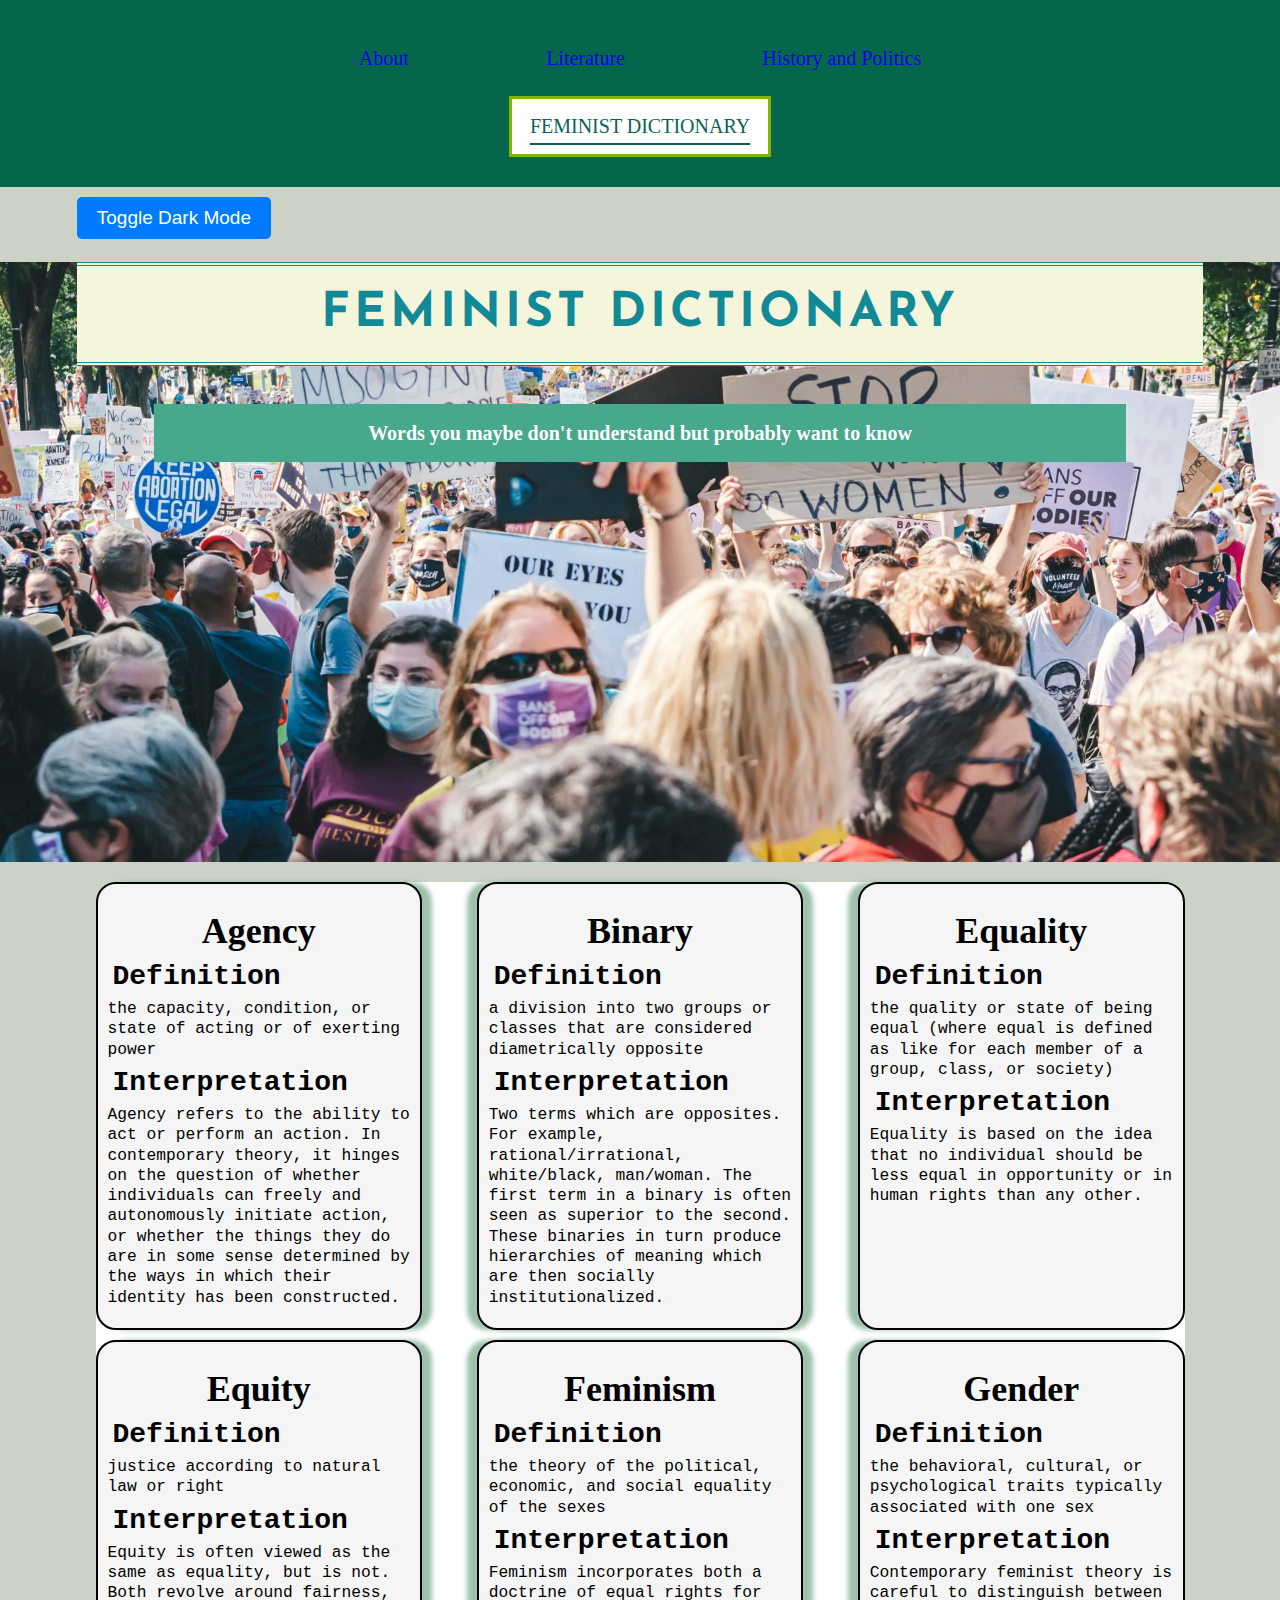
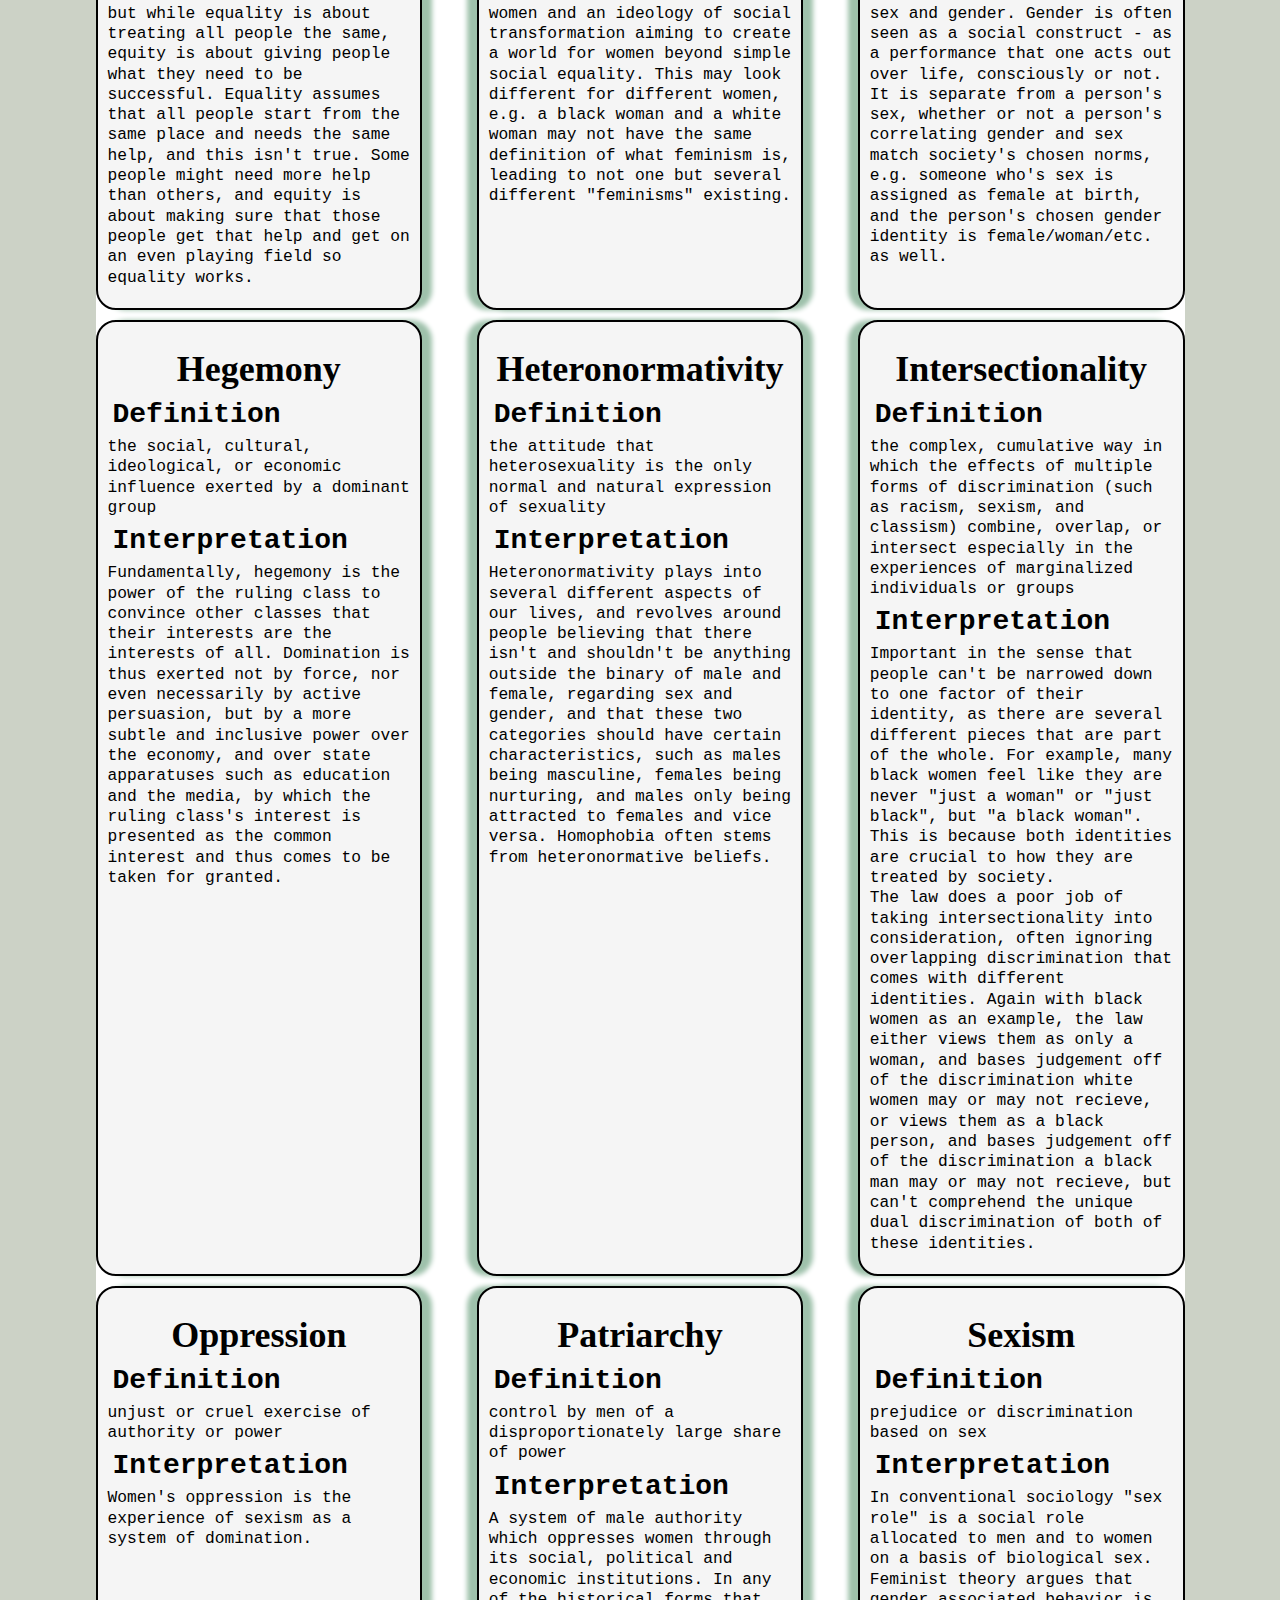
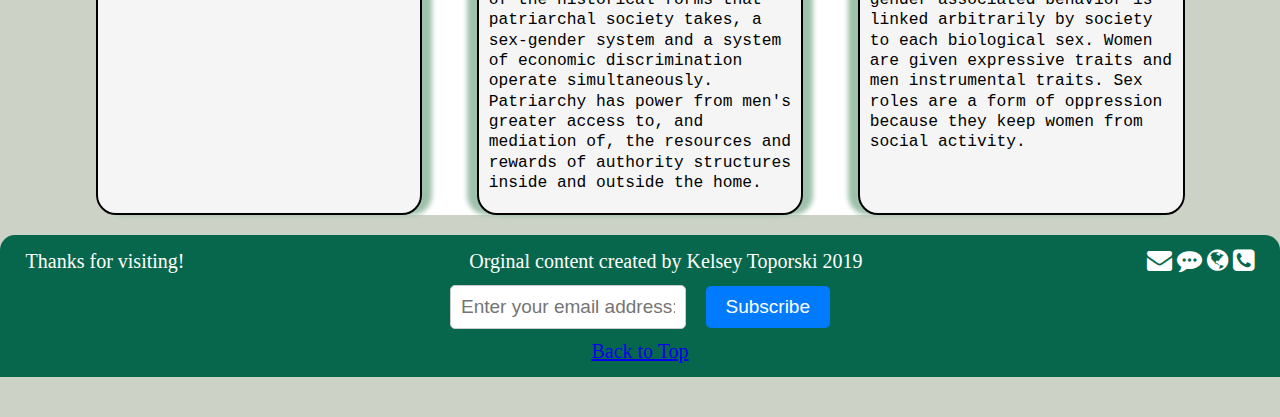
<file: femdict.html>
<!DOCTYPE html>
<html lang="en">
<head>
  <meta charset="UTF-8">

  <meta name="viewport" content="width=device-width, initial-scale=1.0">

  <!-- connects to the stylesheets -->
  <link rel="stylesheet" href="css/reset.css">
  <link rel="stylesheet" href="css/style.css">

  <!-- connect to a Google font -->  
  <link rel="preconnect" href="https://fonts.googleapis.com">
  <link rel="preconnect" href="https://fonts.gstatic.com" crossorigin>
  <link href="https://fonts.googleapis.com/css2?family=Josefin+Sans:wght@700&display=swap" rel="stylesheet">

  <!-- connect to a Font Aweseom font -->
  <link rel="stylesheet" href="https://cdnjs.cloudflare.com/ajax/libs/font-awesome/4.7.0/css/font-awesome.min.css">

  <!-- connect to a favicon -->
  <link rel="icon" href="images/favicon1.png">

  <title>Women's Web - Dictionary</title>
</head>

<body>
  <a href = "#mainstuff" class = "skip">Skip to Main Content</a>
  <header>
    <nav>
        <ul>
          <li><a href="index.html">About</a></li>
          <li><a href="literature.html">Literature</a></li>
          <li><a href="history.html">History and Politics</a></li>
          <li class="active"><a class="active" href="femdict.html">Feminist Dictionary</a></li>
        </ul>
    </nav>
      <!-- definitions from meriam webster -->
      <!-- interpretations from
            The Dictionary of Feminist Theory - Maggie Humm,
            Key Concepts In Post-Colonial Studies - Ashcroft, Bill, Gareth Griffiths, and Helen Tiffin,
            or myself -->
      <!-- interpretation of equity from https://everydayfeminism.com/2014/09/equality-is-not-enough/ -->
    
      <button id="dark-mode-toggle">Toggle Dark Mode</button>

  <div class = "intro">
    <div class="maintitle">
      <h1>Feminist Dictionary</h1>
    </div>
    <p>Words you maybe don't understand but probably want to know</p>
  </div>

  </header>

  <main id = mainstuff>
  

      <!-- definitions from meriam webster -->
      <!-- interpretations from
            The Dictionary of Feminist Theory - Maggie Humm,
            Key Concepts In Post-Colonial Studies - Ashcroft, Bill, Gareth Griffiths, and Helen Tiffin,
            or myself -->
      <!-- interpretation of equity from https://everydayfeminism.com/2014/09/equality-is-not-enough/ -->
    <div class="grid">
      <div>
        <h2>Agency</h2>
        <h3>Definition</h3>
          <p>
            the capacity, condition, or state of acting or of exerting power
          </p>
        <h3>Interpretation</h3>
          <p>
            Agency refers to the ability to act or perform an action. In contemporary theory, it hinges on the question of whether individuals can freely and autonomously initiate action, or whether the things they do are in some sense determined by the ways in which their identity has been constructed.
          </p>
      </div>

      <div>
        <h2>Binary</h2>
        <h3>Definition</h3>
          <p>
            a division into two groups or classes that are considered diametrically opposite
          </p>
        <h3>Interpretation</h3>
          <p>
            Two terms which are opposites. For example, rational/irrational, white/black, man/woman. The first term in a binary is often seen as superior to the second. These binaries in turn produce hierarchies of meaning which are then socially institutionalized.
          </p>
      </div>
        
      <div>
        <h2>Equality</h2>
        <h3>Definition</h3>
          <p>
            the quality or state of being equal (where equal is defined as like for each member of a group, class, or society)
          </p>
        <h3>Interpretation</h3>
          <p>
            Equality is based on the idea that no individual should be less equal in opportunity or in human rights than any other.
          </p>
      </div>
        
      <div>
        <h2>Equity</h2>
        <h3>Definition</h3>
          <p>
            justice according to natural law or right
          </p>
        <h3>Interpretation</h3>
          <p>
            Equity is often viewed as the same as equality, but is not. Both revolve around fairness, but while equality is about treating all people the same, equity is about giving people what they need to be successful. Equality assumes that all people start from the same place and needs the same help, and this isn't true. Some people might need more help than others, and equity is about making sure that those people get that help and get on an even playing field so equality works.
          </p>
      </div>
        
      <div>
        <h2>Feminism</h2>
        <h3>Definition</h3>
          <p>
            the theory of the political, economic, and social equality of the sexes
          </p>
        <h3>Interpretation</h3>
          <p>
            Feminism incorporates both a doctrine of equal rights for women and an ideology of social transformation aiming to create a world for women beyond simple social equality. This may look different for different women, e.g. a black woman and a white woman may not have the same definition of what feminism is, leading to not one but several different "feminisms" existing.
          </p>
      </div>
      
      <div>
        <h2>Gender</h2>
        <h3>Definition</h3>
          <p>
            the behavioral, cultural, or psychological traits typically associated with one sex
          </p>
        <h3>Interpretation</h3>
          <p>
            Contemporary feminist theory is careful to distinguish between sex and gender. Gender is often seen as a social construct - as a performance that one acts out over life, consciously or not. It is separate from a person's sex, whether or not a person's correlating gender and sex match society's chosen norms, e.g. someone who's sex is assigned as female at birth, and the person's chosen gender identity is female/woman/etc. as well.
          </p>
      </div>
        
      <div>
        <h2>Hegemony</h2>
        <h3>Definition</h3>
          <p>
            the social, cultural, ideological, or economic influence exerted by a dominant group
          </p>
        <h3>Interpretation</h3>
          <p>
            Fundamentally, hegemony is the power of the ruling class to convince other classes that their interests are the interests of all.  Domination is thus exerted not by force, nor even necessarily by active persuasion, but by a more subtle and inclusive power over the economy, and over state apparatuses such as education and the media, by which the ruling class's interest is presented as the common interest and thus comes to be taken for granted.
          </p>
      </div>

       
      <div>
        <h2>Heteronormativity</h2>
        <h3>Definition</h3>
          <p>
            the attitude that heterosexuality is the only normal and natural expression of sexuality
          </p>
        <h3>Interpretation</h3>
          <p>
            Heteronormativity plays into several different aspects of our lives, and revolves around people believing that there isn't and shouldn't be anything outside the binary of male and female, regarding sex and gender, and that these two categories should have certain characteristics, such as males being masculine, females being nurturing, and males only being attracted to females and vice versa. Homophobia often stems from heteronormative beliefs.
          </p>
      </div>

        
      <div>
        <h2>Intersectionality</h2>
        <h3>Definition</h3>
          <p>
            the complex, cumulative way in which the effects of multiple forms of discrimination (such as racism, sexism, and classism) combine, overlap, or intersect especially in the experiences of marginalized individuals or groups
          </p>
        <h3>Interpretation</h3>
          <p>
            Important in the sense that people can't be narrowed down to one factor of their identity, as there are several different pieces that are part of the whole. For example, many black women feel like they are never "just a woman" or "just black", but "a black woman". This is because both identities are crucial to how they are treated by society.
          </p>
          <p>
            The law does a poor job of taking intersectionality into consideration, often ignoring overlapping discrimination that comes with different identities. Again with black women as an example, the law either views them as only a woman, and bases judgement off of the discrimination white women may or may not recieve, or views them as a black person, and bases judgement off of the discrimination a black man may or may not recieve, but can't comprehend the unique dual discrimination of both of these identities.
          </p>
      </div>
          
      <div>
        <h2>Oppression</h2>
        <h3>Definition</h3>
          <p>
            unjust or cruel exercise of authority or power
          </p>
        <h3>Interpretation</h3>
          <p>
            Women's oppression is the experience of sexism as a system of domination.
          </p>
      </div>
          

      <div>
        <h2>Patriarchy</h2>
        <h3>Definition</h3>
          <p>
            control by men of a disproportionately large share of power
          </p>
        <h3>Interpretation</h3>
          <p>
            A system of male authority which oppresses women through its social, political and economic institutions. In any of the historical forms that patriarchal society takes, a sex-gender system and a system of economic discrimination operate simultaneously. Patriarchy has power from men's greater access to, and mediation of, the resources and rewards of authority structures inside and outside the home.
          </p>
      </div>
          
      <div>
        <h2>Sexism</h2>
        <h3>Definition</h3>
          <p>
            prejudice or discrimination based on sex
          </p>
        <h3>Interpretation</h3>
          <p>
            In conventional sociology "sex role" is a social role allocated to men and to women on a basis of biological sex. Feminist theory argues that gender associated behavior is linked arbitrarily by society to each biological sex. Women are given expressive traits and men instrumental traits. Sex roles are a form of oppression because they keep women from social activity.
          </p>
      </div>

      </div>
    </main>

    <footer>
      <div class="footerpart">
        <div class="footerinfo">
          <p>
          Thanks for visiting!
          </p>
      </div>
      <div class="footerinfo">
        <p>Orginal content created by Kelsey Toporski 2019</p>
      </div>
        <div class="icons">
          <i class="fa fa-envelope"></i>
          <i class="fa fa-commenting"></i>
          <i class='fa fa-globe'></i>
          <i class="fa fa-phone-square"></i>
        </div>
      </div>

    <form class="subscribe-form" action="#" method="post">
      <input type="email" id="email" name="email" placeholder="Enter your email address:" required>
      <button type="submit">Subscribe</button>
    </form>

    <a href="#top" class="tops">Back to Top</a>

  </footer>

  <script>
    document.getElementById('dark-mode-toggle').addEventListener('click', function () {
      document.body.classList.toggle('dark-mode');
    });
  </script>

</body>
</html>
</file>
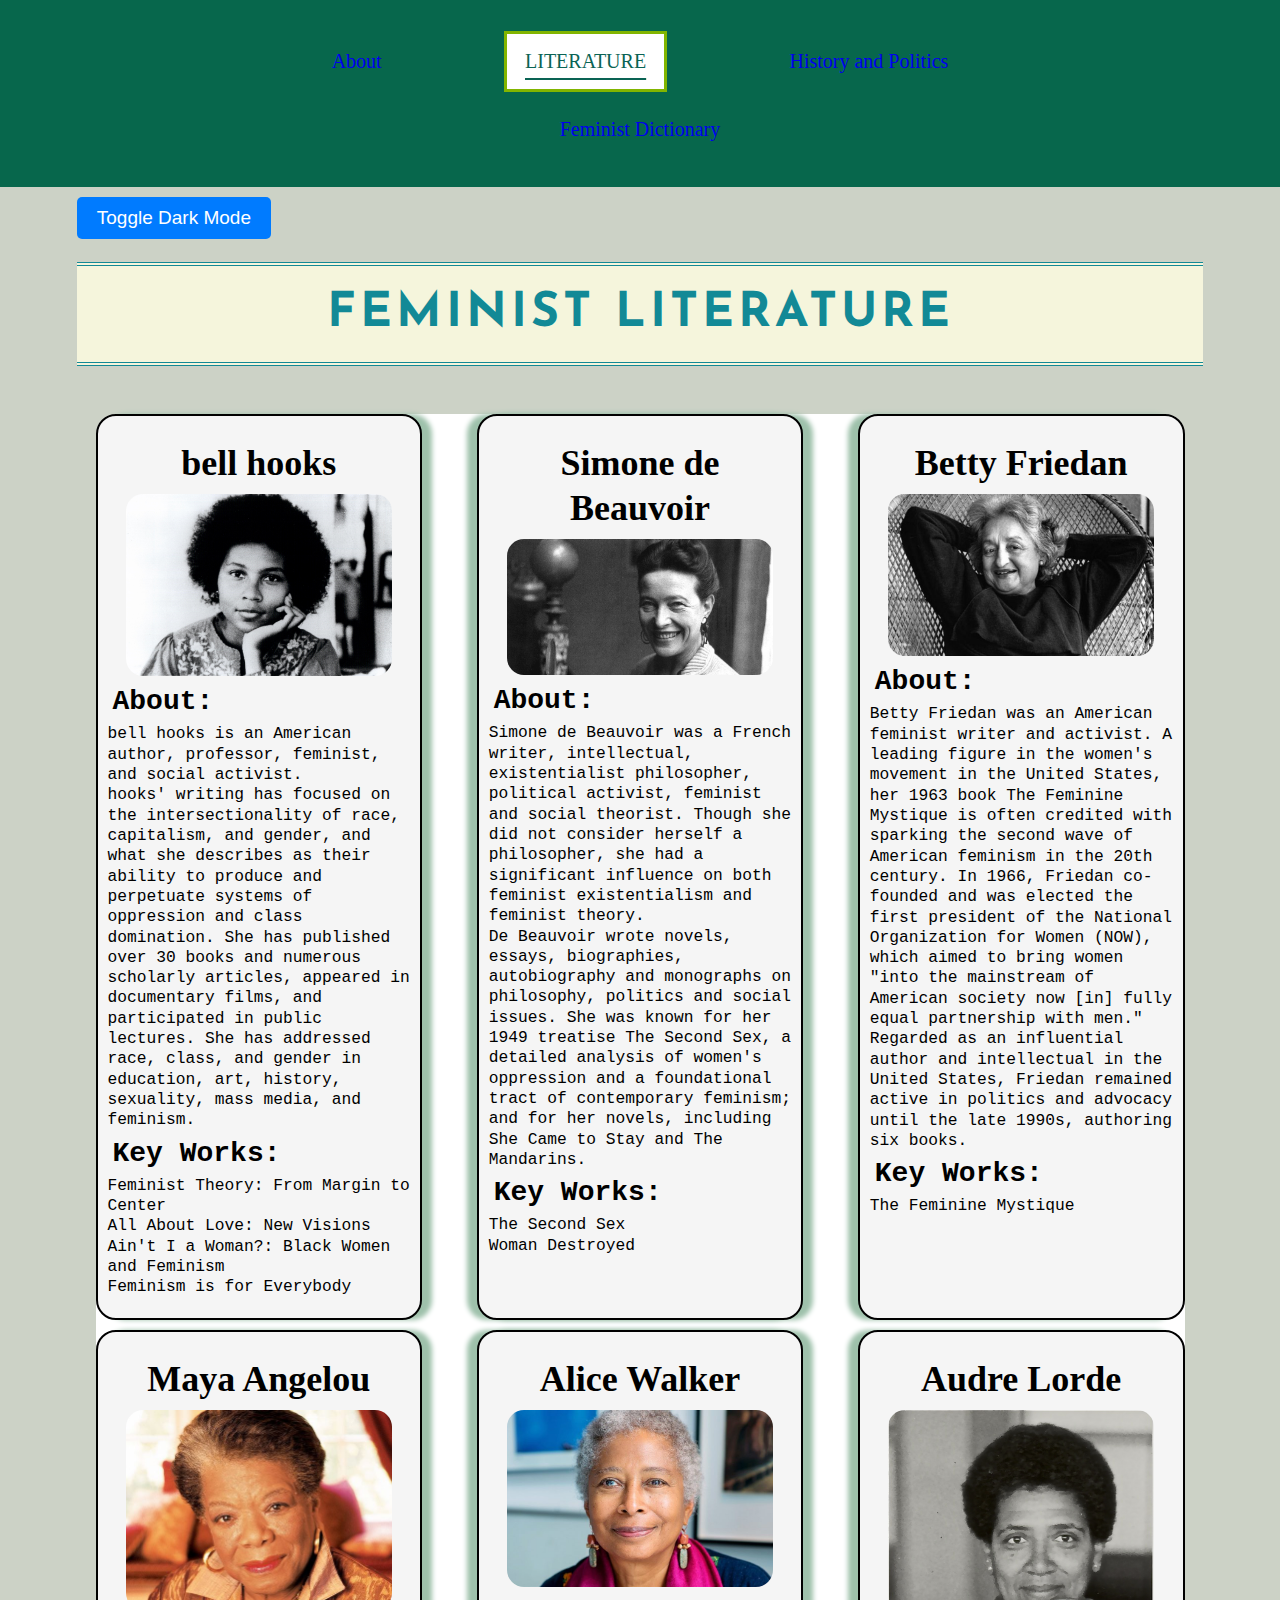
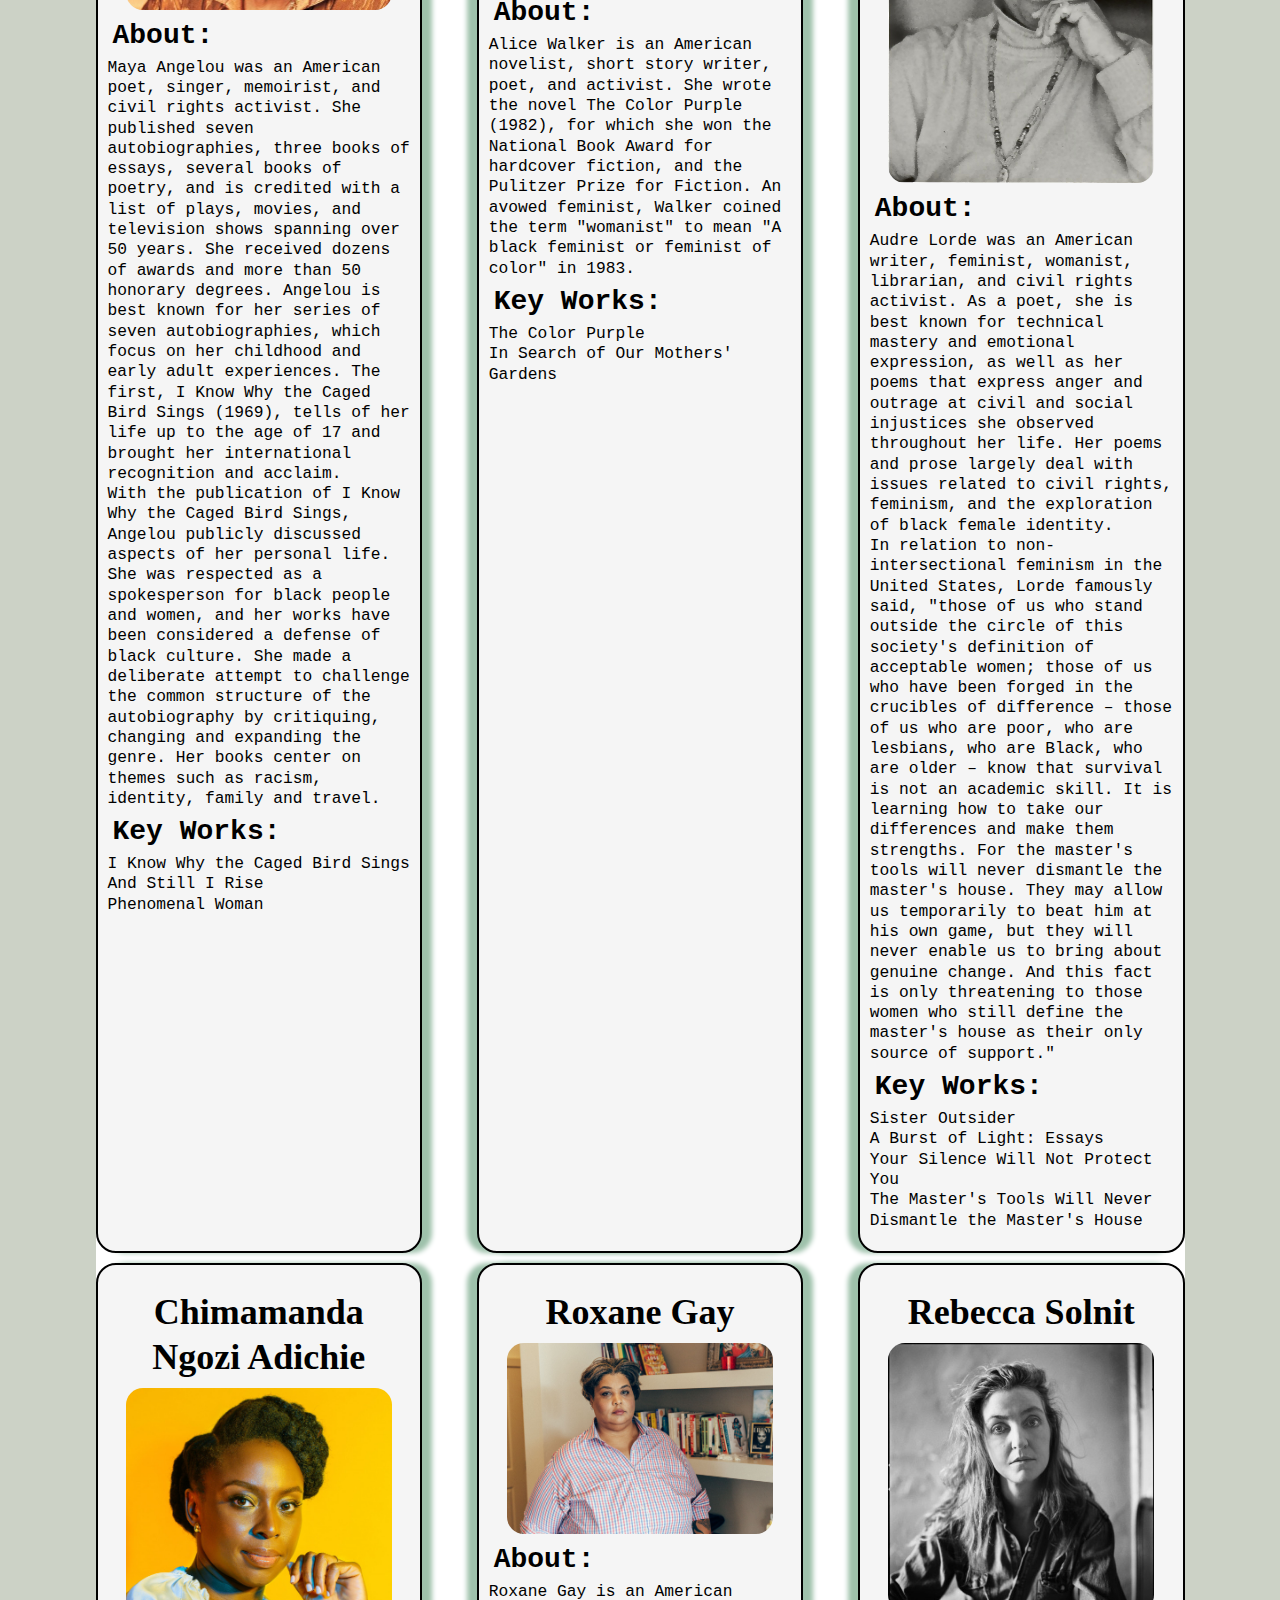
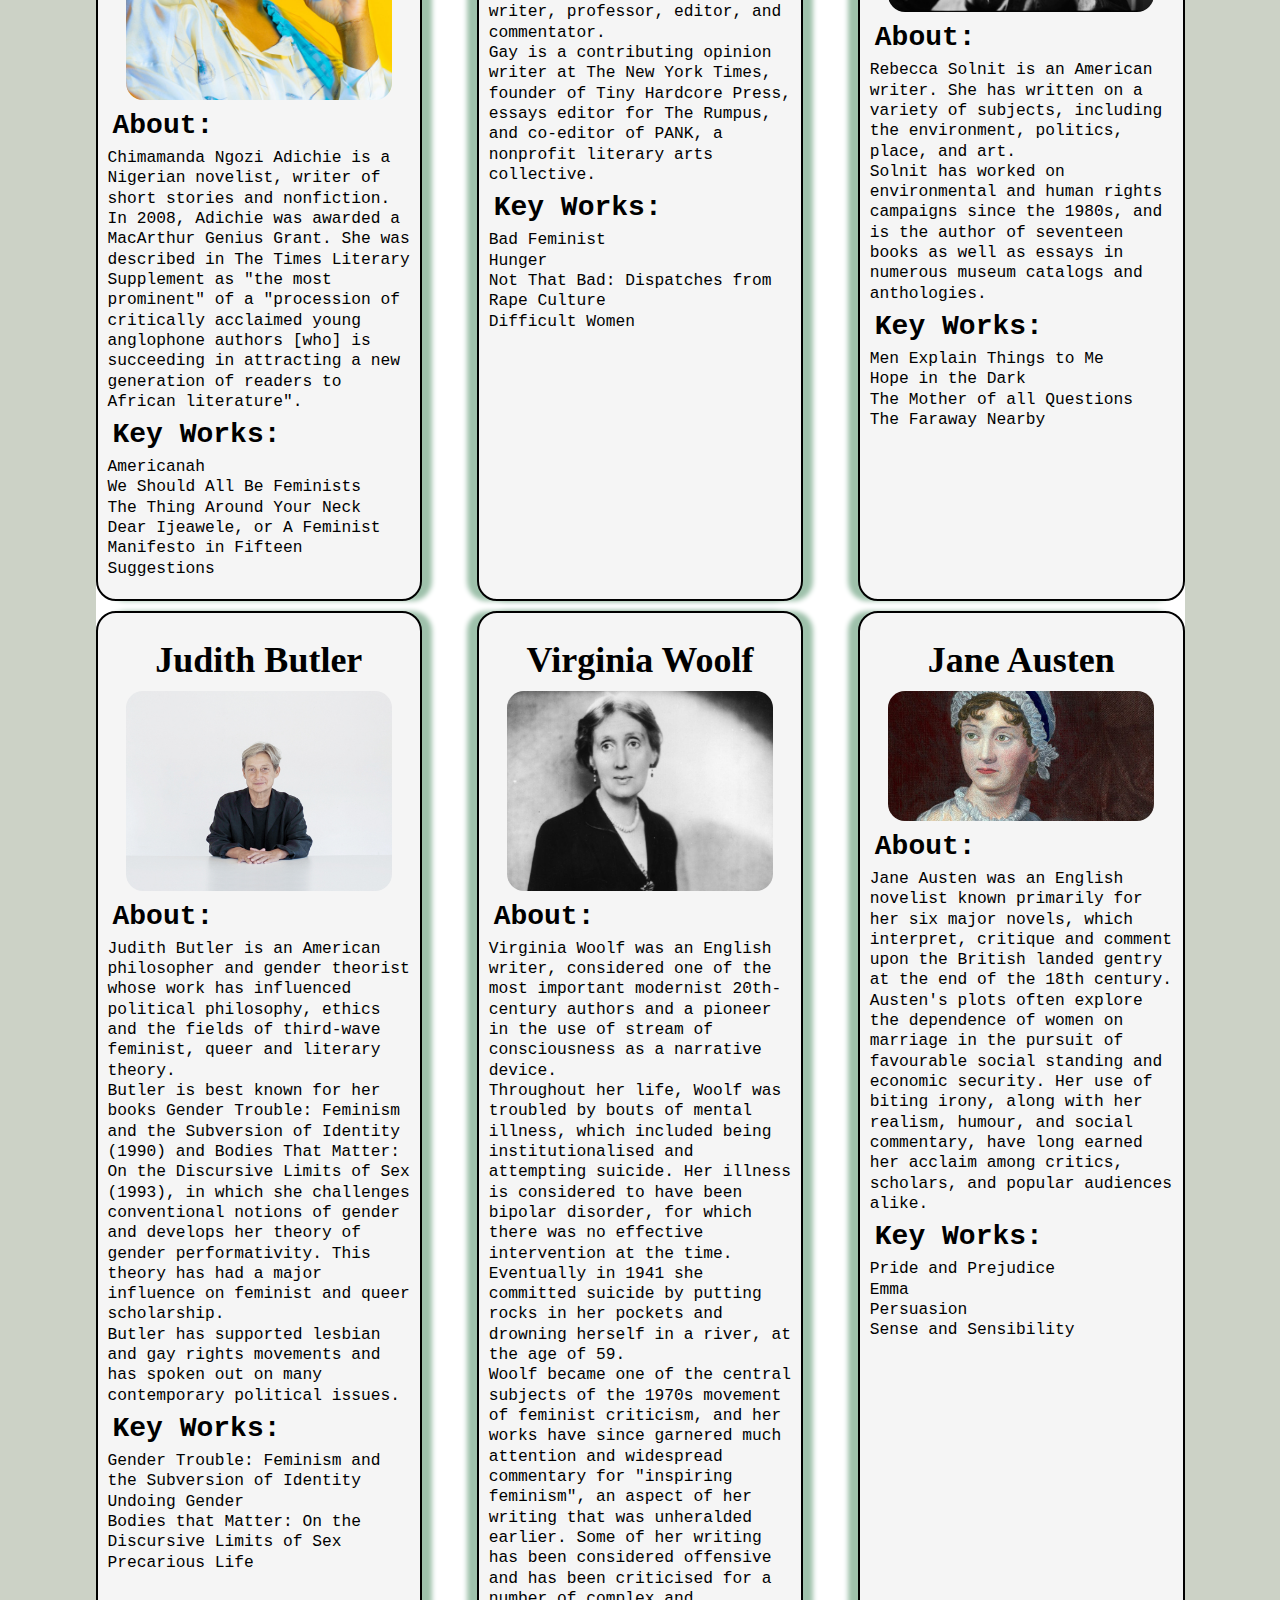
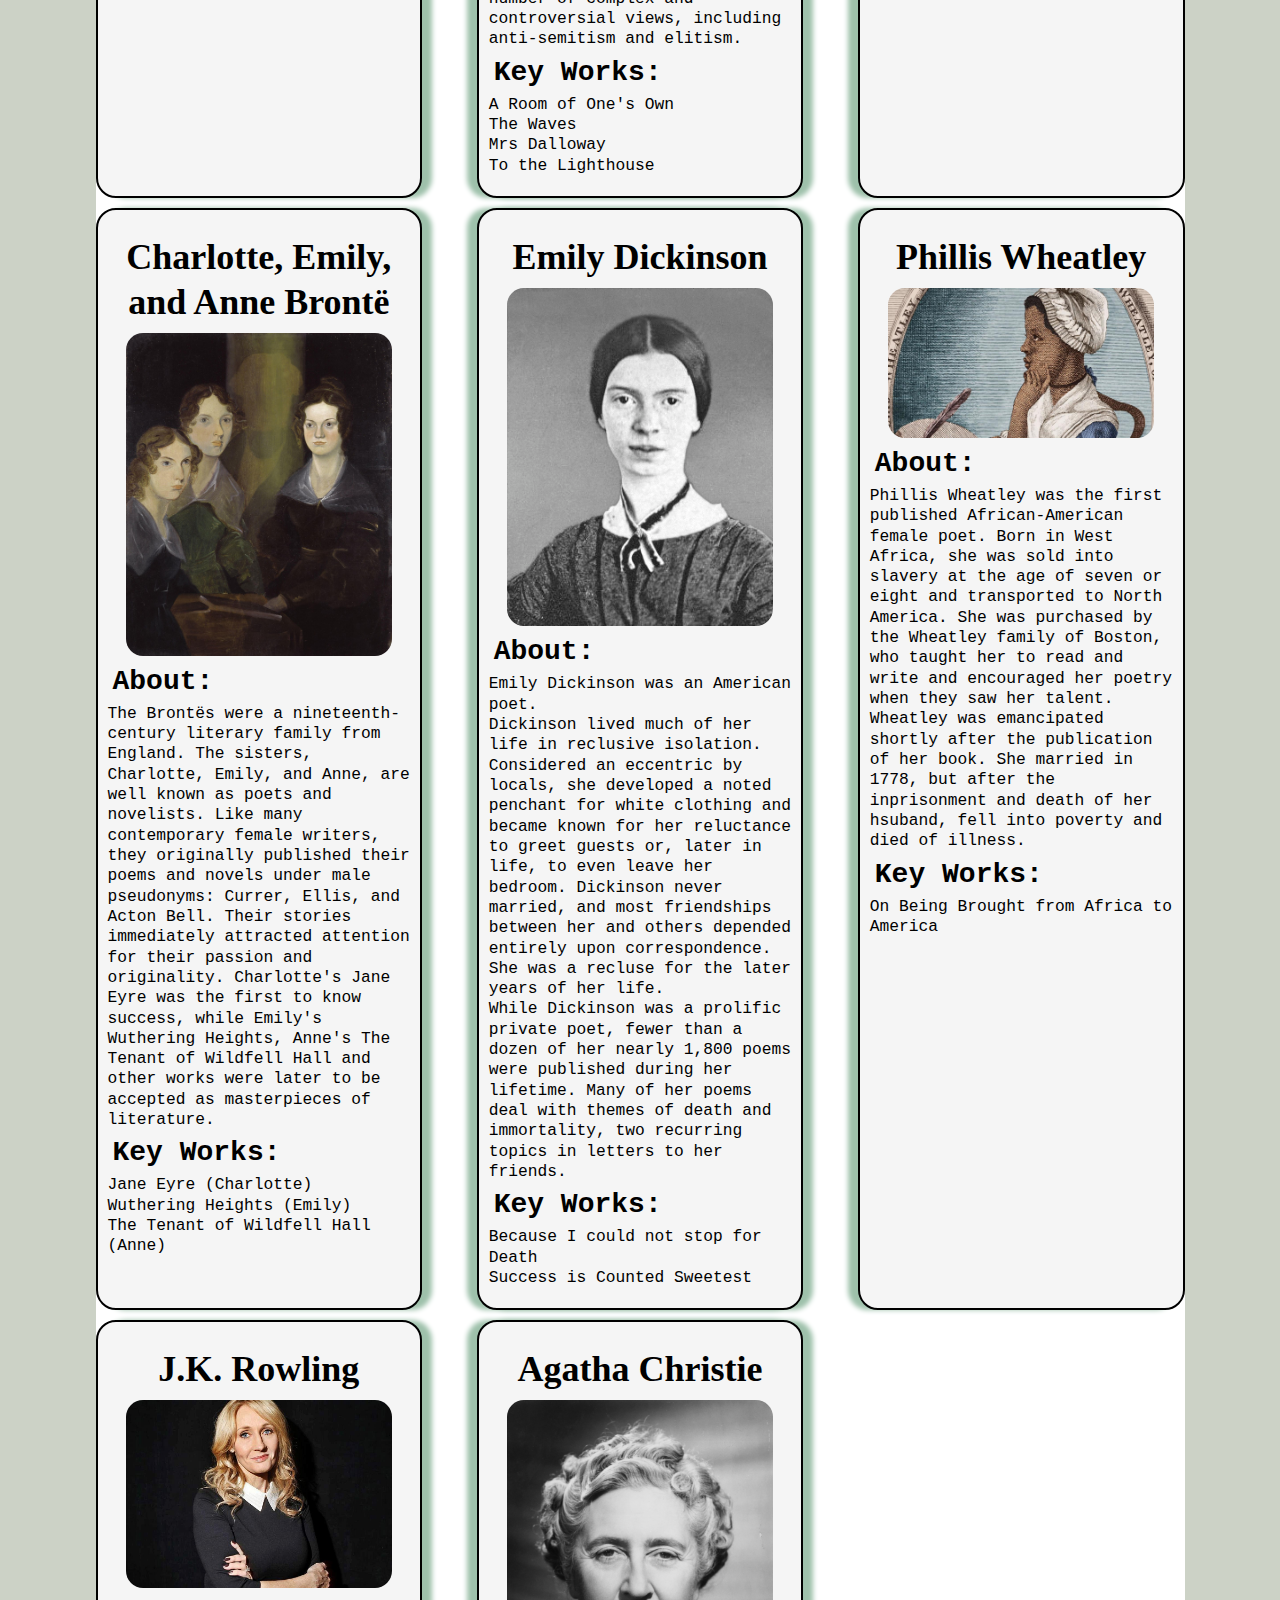
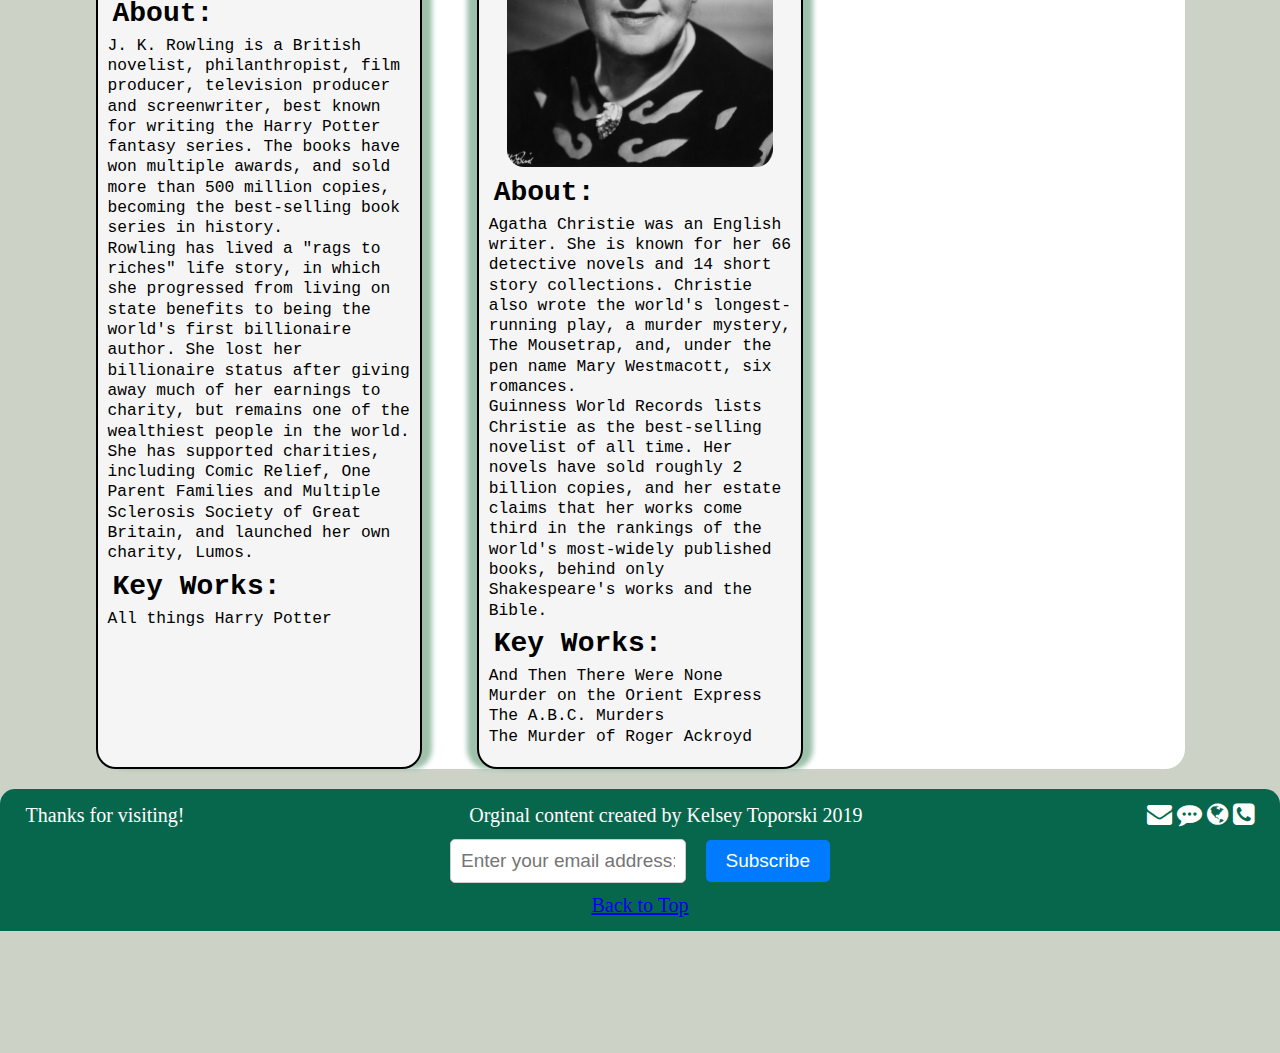
<file: literature.html>
<!DOCTYPE html>
<html lang="en">
<head>
  <meta charset="UTF-8">

  <meta name="viewport" content="width=device-width, initial-scale=1.0">

  <!-- connects to the stylesheets -->
  <link rel="stylesheet" href="css/reset.css">
  <link rel="stylesheet" href="css/style.css">

  <!-- connect to a Google font -->  
  <link rel="preconnect" href="https://fonts.googleapis.com">
  <link rel="preconnect" href="https://fonts.gstatic.com" crossorigin>
  <link href="https://fonts.googleapis.com/css2?family=Josefin+Sans:wght@700&display=swap" rel="stylesheet">

  <!-- connect to a Font Aweseom font -->
  <link rel="stylesheet" href="https://cdnjs.cloudflare.com/ajax/libs/font-awesome/4.7.0/css/font-awesome.min.css">

  <!-- connect to a favicon -->
  <link rel="icon" href="images/favicon1.png">

  <title>Women's Web - Literature</title>
</head>

<body>
  <a href = "#mainstuff" class = "skip">Skip to Main Content</a>
  <header>
    <nav>
        <ul>
          <li><a href="index.html">About</a></li>
          <li class="active"><a class="active" href="literature.html">Literature</a></li>
          <li><a href="history.html">History and Politics</a></li>
          <li><a href="femdict.html">Feminist Dictionary</a></li>
        </ul>
    </nav>
      <!-- definitions from meriam webster -->
      <!-- interpretations from
            The Dictionary of Feminist Theory - Maggie Humm,
            Key Concepts In Post-Colonial Studies - Ashcroft, Bill, Gareth Griffiths, and Helen Tiffin,
            or myself -->
      <!-- interpretation of equity from https://everydayfeminism.com/2014/09/equality-is-not-enough/ -->

      <button id="dark-mode-toggle">Toggle Dark Mode</button>
      
    <div class="maintitle">
      <h1>Feminist Literature</h1>
    </div>

  </header>

  <main id = mainstuff>

    <div class="grid">

      <div>
      <h2>bell hooks</h2>
      <img src="images/bell_hooks.jpg"  width="200" alt="Image of bell hooks">
      <h3>About:</h3>
        <p>
          bell hooks is an American author, professor, feminist, and social activist.
        </p>
        <p>
          hooks' writing has focused on the intersectionality of race, capitalism, and gender, and what she describes as their ability to produce and perpetuate systems of oppression and class domination. She has published over 30 books and numerous scholarly articles, appeared in documentary films, and participated in public lectures. She has addressed race, class, and gender in education, art, history, sexuality, mass media, and feminism.
        </p>
        <h3>Key Works:</h3>
        <ul>
          <li>Feminist Theory: From Margin to Center</li>
          <li>All About Love: New Visions</li>
          <li>Ain't I a Woman?: Black Women and Feminism</li>
          <li>Feminism is for Everybody</li>
        </ul>
      </div>

      <div>
      <h2>Simone de Beauvoir</h2>
      <img src="images/simone_db.jpg"  width="200" alt="Image of Simone de Beauvoir">
      <h3>About:</h3>
        <p>
          Simone de Beauvoir was a French writer, intellectual, existentialist philosopher, political activist, feminist and social theorist. Though she did not consider herself a philosopher, she had a significant influence on both feminist existentialism and feminist theory.
        </p>
        <p>
          De Beauvoir wrote novels, essays, biographies, autobiography and monographs on philosophy, politics and social issues. She was known for her 1949 treatise The Second Sex, a detailed analysis of women's oppression and a foundational tract of contemporary feminism; and for her novels, including She Came to Stay and The Mandarins.
        </p>
        <h3>Key Works:</h3>
        <ul>
          <li>The Second Sex</li>
          <li>Woman Destroyed</li>
        </ul>
      </div>

      <div>
        <h2>Betty Friedan</h2>
      <img src="images/betty_friedan.jpg"  width="200" alt="Image of Betty Friedan">
      <h3>About:</h3>
        <p>
          Betty Friedan was an American feminist writer and activist. A leading figure in the women's movement in the United States, her 1963 book The Feminine Mystique is often credited with sparking the second wave of American feminism in the 20th century. In 1966, Friedan co-founded and was elected the first president of the National Organization for Women (NOW), which aimed to bring women "into the mainstream of American society now [in] fully equal partnership with men."
        </p>
        <p>
          Regarded as an influential author and intellectual in the United States, Friedan remained active in politics and advocacy until the late 1990s, authoring six books.
        </p>
        <h3>Key Works:</h3>
        <ul>
          <li>The Feminine Mystique</li>
        </ul>
      </div>

      <div>
        <h2>Maya Angelou</h2>
      <img src="images/maya_angelou.jpg"  width="200" alt="Image of Maya Angelou">
      <h3>About:</h3>
        <p>
          Maya Angelou was an American poet, singer, memoirist, and civil rights activist. She published seven autobiographies, three books of essays, several books of poetry, and is credited with a list of plays, movies, and television shows spanning over 50 years. She received dozens of awards and more than 50 honorary degrees. Angelou is best known for her series of seven autobiographies, which focus on her childhood and early adult experiences. The first, I Know Why the Caged Bird Sings (1969), tells of her life up to the age of 17 and brought her international recognition and acclaim.
        </p>
        <p>
          With the publication of I Know Why the Caged Bird Sings, Angelou publicly discussed aspects of her personal life. She was respected as a spokesperson for black people and women, and her works have been considered a defense of black culture. She made a deliberate attempt to challenge the common structure of the autobiography by critiquing, changing and expanding the genre. Her books center on themes such as racism, identity, family and travel.
        </p>
        <h3>Key Works:</h3>
        <ul>
          <li>I Know Why the Caged Bird Sings</li>
          <li>And Still I Rise</li>
          <li>Phenomenal Woman</li>
        </ul>
      </div>

      <!-- <script>
        alert("HI");
        console.log("hey good lookin");
      </script> -->

      <div>
        <h2>Alice Walker</h2>
      <img src="images/alice_walker.jpg"  width="200" alt="Image of Alice Walker">
      <h3>About:</h3>
        <p>
          Alice Walker is an American novelist, short story writer, poet, and activist. She wrote the novel The Color Purple (1982), for which she won the National Book Award for hardcover fiction, and the Pulitzer Prize for Fiction. An avowed feminist, Walker coined the term "womanist" to mean "A black feminist or feminist of color" in 1983.
        </p>
        <h3>Key Works:</h3>
        <ul>
          <li>The Color Purple</li>
          <li>In Search of Our Mothers' Gardens</li>
        </ul>
      </div>

      <div>
        <h2>Audre Lorde</h2>
      <img src="images/audre_lorde.jpg"  width="200" alt="Image of Audre Lorde">
      <h3>About:</h3>
        <p>
          Audre Lorde was an American writer, feminist, womanist, librarian, and civil rights activist. As a poet, she is best known for technical mastery and emotional expression, as well as her poems that express anger and outrage at civil and social injustices she observed throughout her life. Her poems and prose largely deal with issues related to civil rights, feminism, and the exploration of black female identity.
        </p>
        <p>
          In relation to non-intersectional feminism in the United States, Lorde famously said, "those of us who stand outside the circle of this society's definition of acceptable women; those of us who have been forged in the crucibles of difference – those of us who are poor, who are lesbians, who are Black, who are older – know that survival is not an academic skill. It is learning how to take our differences and make them strengths. For the master's tools will never dismantle the master's house. They may allow us temporarily to beat him at his own game, but they will never enable us to bring about genuine change. And this fact is only threatening to those women who still define the master's house as their only source of support."
        </p>
        <h3>Key Works:</h3>
        <ul>
          <li>Sister Outsider</li>
          <li>A Burst of Light: Essays</li>
          <li>Your Silence Will Not Protect You</li>
          <li>The Master's Tools Will Never Dismantle the Master's House</li>
        </ul>
      </div>

      <div>
        <h2>Chimamanda Ngozi Adichie</h2>
      <img src="images/chimamanda.jpg"  width="200" alt="Image of Chimamanda Ngozi Adichie">
      <h3>About:</h3>
        <p>
          Chimamanda Ngozi Adichie is a Nigerian novelist, writer of short stories and nonfiction.
        </p>
        <p>
          In 2008, Adichie was awarded a MacArthur Genius Grant. She was described in The Times Literary Supplement as "the most prominent" of a "procession of critically acclaimed young anglophone authors [who] is succeeding in attracting a new generation of readers to African literature".
        </p>
        <h3>Key Works:</h3>
        <ul>
          <li>Americanah</li>
          <li>We Should All Be Feminists</li>
          <li>The Thing Around Your Neck</li>
          <li>Dear Ijeawele, or A Feminist Manifesto in Fifteen Suggestions</li>
        </ul>
      </div>

      <div>
        <h2>Roxane Gay</h2>
      <img src="images/roxane_gay.jpg"  width="200" alt="Image of Roxane Gay">
      <h3>About:</h3>
        <p>
          Roxane Gay is an American writer, professor, editor, and commentator.
        </p>
        <p>
          Gay is a contributing opinion writer at The New York Times, founder of Tiny Hardcore Press, essays editor for The Rumpus, and co-editor of PANK, a nonprofit literary arts collective.
        </p>
        <h3>Key Works:</h3>
        <ul>
          <li>Bad Feminist</li>
          <li>Hunger</li>
          <li>Not That Bad: Dispatches from Rape Culture</li>
          <li>Difficult Women</li>
        </ul>
      </div>

      <div>
        <h2>Rebecca Solnit</h2>
      <img src="images/rebecca_solnit.jpg"  width="200" alt="Image of Rebecca Solnit">
      <h3>About:</h3>
        <p>
          Rebecca Solnit is an American writer. She has written on a variety of subjects, including the environment, politics, place, and art.
        </p>
        <p>
          Solnit has worked on environmental and human rights campaigns since the 1980s, and is the author of seventeen books as well as essays in numerous museum catalogs and anthologies.
        </p>
        <h3>Key Works:</h3>
        <ul>
          <li>Men Explain Things to Me</li>
          <li>Hope in the Dark</li>
          <li>The Mother of all Questions</li>
          <li>The Faraway Nearby</li>
        </ul>
      </div>

      <div>
        <h2>Judith Butler</h2>
      <img src="images/judith_butler.jpg"  width="200" alt="Image of Judith Butler">
      <h3>About:</h3>
        <p>
          Judith Butler is an American philosopher and gender theorist whose work has influenced political philosophy, ethics and the fields of third-wave feminist, queer and literary theory.
        </p>
        <p>
          Butler is best known for her books Gender Trouble: Feminism and the Subversion of Identity (1990) and Bodies That Matter: On the Discursive Limits of Sex (1993), in which she challenges conventional notions of gender and develops her theory of gender performativity. This theory has had a major influence on feminist and queer scholarship.
        </p>
        <p>
          Butler has supported lesbian and gay rights movements and has spoken out on many contemporary political issues.
        </p>
        <h3>Key Works:</h3>
        <ul>
          <li>Gender Trouble: Feminism and the Subversion of Identity</li>
          <li>Undoing Gender</li>
          <li>Bodies that Matter: On the Discursive Limits of Sex</li>
          <li>Precarious Life</li>
        </ul>
      </div>

      <div>
        <h2>Virginia Woolf</h2>
      <img src="images/virginia_woolf.jpg"  width="200" alt="Image of Virginia Woolf">
      <h3>About:</h3>
        <p>
          Virginia Woolf was an English writer, considered one of the most important modernist 20th-century authors and a pioneer in the use of stream of consciousness as a narrative device.
        </p>
        <p>
          Throughout her life, Woolf was troubled by bouts of mental illness, which included being institutionalised and attempting suicide. Her illness is considered to have been bipolar disorder, for which there was no effective intervention at the time. Eventually in 1941 she committed suicide by putting rocks in her pockets and drowning herself in a river, at the age of 59.
        </p>
        <p>
          Woolf became one of the central subjects of the 1970s movement of feminist criticism, and her works have since garnered much attention and widespread commentary for "inspiring feminism", an aspect of her writing that was unheralded earlier. Some of her writing has been considered offensive and has been criticised for a number of complex and controversial views, including anti-semitism and elitism.
        </p>
        <h3>Key Works:</h3>
        <ul>
          <li>A Room of One's Own</li>
          <li>The Waves</li>
          <li>Mrs Dalloway</li>
          <li>To the Lighthouse</li>
        </ul>
      </div>

      <div>
        <h2>Jane Austen</h2>
      <img src="images/jane_austen.jpg"  width="200" alt="Image of Jane Austen">
      <h3>About:</h3>
        <p>
          Jane Austen was an English novelist known primarily for her six major novels, which interpret, critique and comment upon the British landed gentry at the end of the 18th century. Austen's plots often explore the dependence of women on marriage in the pursuit of favourable social standing and economic security. Her use of biting irony, along with her realism, humour, and social commentary, have long earned her acclaim among critics, scholars, and popular audiences alike.
        </p>
        <h3>Key Works:</h3>
        <ul>
          <li>Pride and Prejudice</li>
          <li>Emma</li>
          <li>Persuasion</li>
          <li>Sense and Sensibility</li>
        </ul>
      </div>

      <div>
        <h2>Charlotte, Emily, and Anne Brontë</h2>
      <img src="images/bronte_sisters.jpg"  width="200" alt="Image of Charlotte, Emily, and Anne Brontë">
      <h3>About:</h3>
        <p>
          The Brontës were a nineteenth-century literary family from England. The sisters, Charlotte, Emily, and Anne, are well known as poets and novelists. Like many contemporary female writers, they originally published their poems and novels under male pseudonyms: Currer, Ellis, and Acton Bell. Their stories immediately attracted attention for their passion and originality. Charlotte's Jane Eyre was the first to know success, while Emily's Wuthering Heights, Anne's The Tenant of Wildfell Hall and other works were later to be accepted as masterpieces of literature.
        </p>
        <h3>Key Works:</h3>
        <ul>
          <li>Jane Eyre (Charlotte)</li>
          <li>Wuthering Heights (Emily)</li>
          <li>The Tenant of Wildfell Hall (Anne)</li>
        </ul>
      </div>

      <div>
        <h2>Emily Dickinson</h2>
      <img src="images/emily_d.jpg"  width="200" alt="Image of Emily Dickinson">
      <h3>About:</h3>
        <p>
          Emily Dickinson was an American poet.
        </p>
        <p>
          Dickinson lived much of her life in reclusive isolation. Considered an eccentric by locals, she developed a noted penchant for white clothing and became known for her reluctance to greet guests or, later in life, to even leave her bedroom. Dickinson never married, and most friendships between her and others depended entirely upon correspondence. She was a recluse for the later years of her life.
        </p>
        <p>
          While Dickinson was a prolific private poet, fewer than a dozen of her nearly 1,800 poems were published during her lifetime. Many of her poems deal with themes of death and immortality, two recurring topics in letters to her friends.
        </p>
        <h3>Key Works:</h3>
        <ul>
          <li>Because I could not stop for Death</li>
          <li>Success is Counted Sweetest</li>
        </ul>
      </div>

      <div>
        <h2>Phillis Wheatley</h2>
      <img src="images/phillis_w.jpg"  width="200" alt="Image of Phillis Wheatley">
      <h3>About:</h3>
        <p>
          Phillis Wheatley was the first published African-American female poet. Born in West Africa, she was sold into slavery at the age of seven or eight and transported to North America. She was purchased by the Wheatley family of Boston, who taught her to read and write and encouraged her poetry when they saw her talent.
        </p>
        <p>
          Wheatley was emancipated shortly after the publication of her book. She married in 1778, but after the inprisonment and death of her hsuband, fell into poverty and died of illness.
        </p>
        <h3>Key Works:</h3>
        <ul>
          <li>On Being Brought from Africa to America</li>
        </ul>
      </div>

      <div>
        <h2>J.K. Rowling</h2>
      <img src="images/jk_rowling.jpg"  width="200" alt="Image of J.K. Rowling">
      <h3>About:</h3>
        <p>
          J. K. Rowling is a British novelist, philanthropist, film producer, television producer and screenwriter, best known for writing the Harry Potter fantasy series. The books have won multiple awards, and sold more than 500 million copies, becoming the best-selling book series in history.
        </p>
        <p>
          Rowling has lived a "rags to riches" life story, in which she progressed from living on state benefits to being the world's first billionaire author. She lost her billionaire status after giving away much of her earnings to charity, but remains one of the wealthiest people in the world. She has supported charities, including Comic Relief, One Parent Families and Multiple Sclerosis Society of Great Britain, and launched her own charity, Lumos.
        </p>
        <h3>Key Works:</h3>
        <ul>
          <li>All things Harry Potter</li>
        </ul>
      </div>

      <div>
        <h2>Agatha Christie</h2>
      <img src="images/agatha.jpg"  width="200" alt="Image of Agatha Christie">
      <h3>About:</h3>
        <p>
          Agatha Christie was an English writer. She is known for her 66 detective novels and 14 short story collections. Christie also wrote the world's longest-running play, a murder mystery, The Mousetrap, and, under the pen name Mary Westmacott, six romances.
        </p>
        <p>
          Guinness World Records lists Christie as the best-selling novelist of all time. Her novels have sold roughly 2 billion copies, and her estate claims that her works come third in the rankings of the world's most-widely published books, behind only Shakespeare's works and the Bible.
        </p>
        <h3>Key Works:</h3>
        <ul>
          <li>And Then There Were None</li>
          <li>Murder on the Orient Express</li>
          <li>The A.B.C. Murders</li>
          <li>The Murder of Roger Ackroyd</li>
        </ul>
      </div>

      </div>
    </main>


    <footer>
      <div class="footerpart">
        <div class="footerinfo">
          <p>
          Thanks for visiting!
          </p>
      </div>
      <div class="footerinfo">
        <p>Orginal content created by Kelsey Toporski 2019</p>
      </div>
        <div class="icons">
          <i class="fa fa-envelope"></i>
          <i class="fa fa-commenting"></i>
          <i class='fa fa-globe'></i>
          <i class="fa fa-phone-square"></i>
        </div>
      </div>

      <form class="subscribe-form" action="#" method="post">
        <input type="email" id="email" name="email" placeholder="Enter your email address:" required>
        <button type="submit">Subscribe</button>
      </form>

      <a href="#top" class="tops">Back to Top</a>

    </footer>

    <script>
      document.getElementById('dark-mode-toggle').addEventListener('click', function () {
        document.body.classList.toggle('dark-mode');
      });
    </script>

  </body>
</html>
</file>
<file: css/style.css>
body{
    background-color: #ccd2c6;
    font-size: 125%;
    line-height: 1.25;
}

#mainstuff{
    padding: 10px;
    margin: 10px 25px;
    font-family: monospace;
}

header .maintitle{
    font-family: 'Josefin Sans', sans-serif;
    margin: 1% 6% 3% 6%;
    text-align: center;
    color: #128996;
    text-transform: uppercase;
    font-size: 36pt;
    letter-spacing: 4px;
    border-style: double;
    border-width: 4px 0;
    padding: 1%;
    background-color: beige;
}

header .maintitle h1{
    animation-name: title;
    animation-duration: 5s;
    animation-iteration-count: normal;
}

@media (prefers-reduced-motion: reduce){
    header .maintitle h1{
      animation: none;
    }
}

@keyframes title{
    0% {
      color: #128996;
      transform: translateX(-10%);
    }
    50% {
      color: white;
      transform: translateX(10%);
    }
    100% {
      color: #128996;
      transform: translateX(0px);
    }
}

header p{
    margin: 0 12%;
    text-align: center;
    background-color: #48a88d;
    color: white;
    font-weight: bold;
    padding: 1.3%;
}

p#text{
    margin: 2% 5%;
}

.grid{
    display: grid;
    width: 90%;
    margin: auto;
    border-radius: 20px;
    background-color: white;
    grid-template-columns: 30% 30% 30%;
    justify-content: space-between;
    row-gap: 10px;
}

.grid div{
    border: solid 2px;
    border-radius: 20px;
    padding: 20px 10px;
    background-color: #f5f5f5;
}

.grid img{
    width: 90%;
    margin: auto;
    display: block;
}

.grid div:nth-child(3n+1)  {
    box-shadow: 10px 0 5px #9ec1ab
    }

.grid div:nth-child(3n)  {
    box-shadow: -10px 0 5px #9ec1ab;
}

.grid div:nth-child(3n+2)  {
    box-shadow: 10px 0 5px #9ec1ab, -10px 0 5px #9ec1ab;
}

.indexgrid{
    display: grid;
    width: 90%;
    margin: auto;
    border-radius: 20px;
    grid-template-columns: 30% 30% 30%;
    justify-content: space-between;
    row-gap: 10px;
}

.indexgrid div{
    border: solid 3px #0a6354;
    border-radius: 15px;
    padding: 20px 20px;
    background-color: #f5f5f5;
}

.indexgrid div:nth-child(3n+1)  {
    box-shadow: 10px 0 5px white;
    }

.indexgrid div:nth-child(3n)  {
    box-shadow: -10px 0 5px white;
}

.indexgrid div:nth-child(3n+2)  {
    box-shadow: 10px 0 5px white, -10px 0 5px white;
}

nav{
    text-align: center;
    background-color: #07674c;
    padding: 2% 10%;
}

nav ul li{
    display: inline-block;
    margin: 5px 5%;
    padding: 15px;
    font-size: 20px;
}

nav a{
    text-decoration: none;
}

nav a.active{
    color: #0a6354;
    border: 3px solid white;
}

a:visited{
    color: #ffffff;
}

.intro{
    background-image: url("../images/feminisim_background_image.jpg");
    background-attachment: fixed;
    background-position: center;
    background-repeat: no-repeat;
    background-size: contain;
    min-height: 600px;
}

img#mainimg{
    width: 90%;
}

.mainimg-container{
    display: flex;
    justify-content: center;
    align-items: center;
}

img{
    width: 35%;
    padding: 3px;
    border: 10px;
    margin: auto;
    border-radius: 20px;
}

img:hover{
    -webkit-transform: scale(1.1);
    -ms-transform: scale(1.1);
    transform: scale(1.1);
    box-shadow: 0 0 0 4px #659162 inset;
    transition: 1s ease;
    }

.active{
    background-color: white;
    color: rgb(130, 181, 0);
    border: 3px solid;
    text-decoration: underline;
    text-transform: uppercase;
    text-underline-offset: 10px;
}

.skip{
    position: absolute;
    top: -50px;
    left: 0;
    background-color: #139999;
    padding: 10px;
    z-index: 1;
}

.skip:focus{
    top: 0;
}

h2{
    font-size: 36px;
    font-family: Tahoma;
    text-align: center;
}

h3{
    font-size: 28px;
}

h1, h2, h3{
    margin: 5px;
    font-weight: bold;
}

.icons{
    text-align: right;
}

.icons i{
    font-size: 25px;
    color: white;
}

footer{
    background-color: #07674c;
    border-radius: 15px 15px 0 0;
    padding: 1% 2%;
}

footer a{
    display: block;
    text-align: center;
}

.footerpart{
    color: white;
    display: flex;
    justify-content: space-between;
    align-items: center;
    flex-wrap: nowrap;
    flex-direction: row;
}

.subscribe-form{
    display: flex;
    flex-direction: row;
    align-items: center;
    justify-content: center;
    margin: 0 auto;
    max-width: 400px;
}

input, button {
    margin: 10px;
    font-size: 19px;
}

input[type="email"]{
    padding: 10px;
    border-radius: 5px;
    border: 1px solid #ccc;
    width: 100%;
    max-width: 300px;
    flex: 1;
}

button{
    background-color: #007bff;
    color: #fff;
    padding: 10px 20px;
    border-radius: 5px;
    border: none;
    cursor: pointer;
}

button#dark-mode-toggle{
    margin-left: 6%;
}

button:hover{
    background-color: #0062cc;
}

body.dark-mode{
    background-color: #333333;
    color: #eeeeee;
}

body.dark-mode header,
body.dark-mode footer{
    background-color: #222222;
}

body.dark-mode header .maintitle{
    background-color: #444444;
    color: #1ba0a0;
}

body.dark-mode .indexgrid div{
    background-color: #555555;
    color: #eeeeee;
}

body.dark-mode .grid div{
    background-color: #555555;
    color: #eeeeee;
}

body.dark-mode nav{
    background-color: #1b1b1b;
}

@media screen and (max-width: 480px) {
    header .maintitle{
        width: 90%;
        font-size: 24pt;
    }

    header .maintitle h1{
        animation: none;
    }

    .indexgrid{
        display: flex;
        flex-direction: column;
    }

    .indexgrid div{
        box-shadow: 10px 0 5px white, -10px 0 5px white !important;
    }

    .grid{
        display: flex;
        flex-direction: column;
    }

    .grid div{
        box-shadow: 10px 0 5px #9ec1ab, -10px 0 5px #9ec1ab !important;
    }

    footer, input, button{
        font-size: 12pt;
    }

    .intro{
        background-attachment: scroll;
    }

    .footerpart{
        display: flex;
        flex-direction: column;
        justify-content: center;
        align-items: center;
    }
}

@media screen and (min-width: 481px) and (max-width: 1024px) {
    .grid{
        grid-template-columns: repeat(2, 45%);
    }

    .indexgrid{
        grid-template-columns: repeat(2, 45%);
    }

    .grid div:nth-child(2n+1){
        box-shadow: 10px 0 5px #9ec1ab;
    }

    .grid div:nth-child(2n){
        box-shadow: -10px 0 5px #9ec1ab;
    }

    .indexgrid div:nth-child(2n+1){
        box-shadow: 10px 0 5px white;
    }

    .indexgrid div:nth-child(2n){
        box-shadow: -10px 0 5px white;
    }

    header .maintitle{
        font-size: 30pt;
    }

    h2{
        font-size: 28px;
    }

    h3{
        font-size: 24px;
    }

    nav ul li{
        font-size: 16px;
    }

    input, button{
        font-size: 16px;
    }

    .grid div:hover, .indexgrid div:hover{
        transform: scale(1.05);
        box-shadow: 0 5px 15px rgb(131, 131, 131);
        transition: all 0.3s ease-in-out;
    }
    
    .intro{
        background-attachment: scroll;
    }

    .footerpart{
        display: flex;
        flex-direction: row;
        justify-content: space-around;
        align-items: center;
        font-size: 18px;
    }
}
</file>
